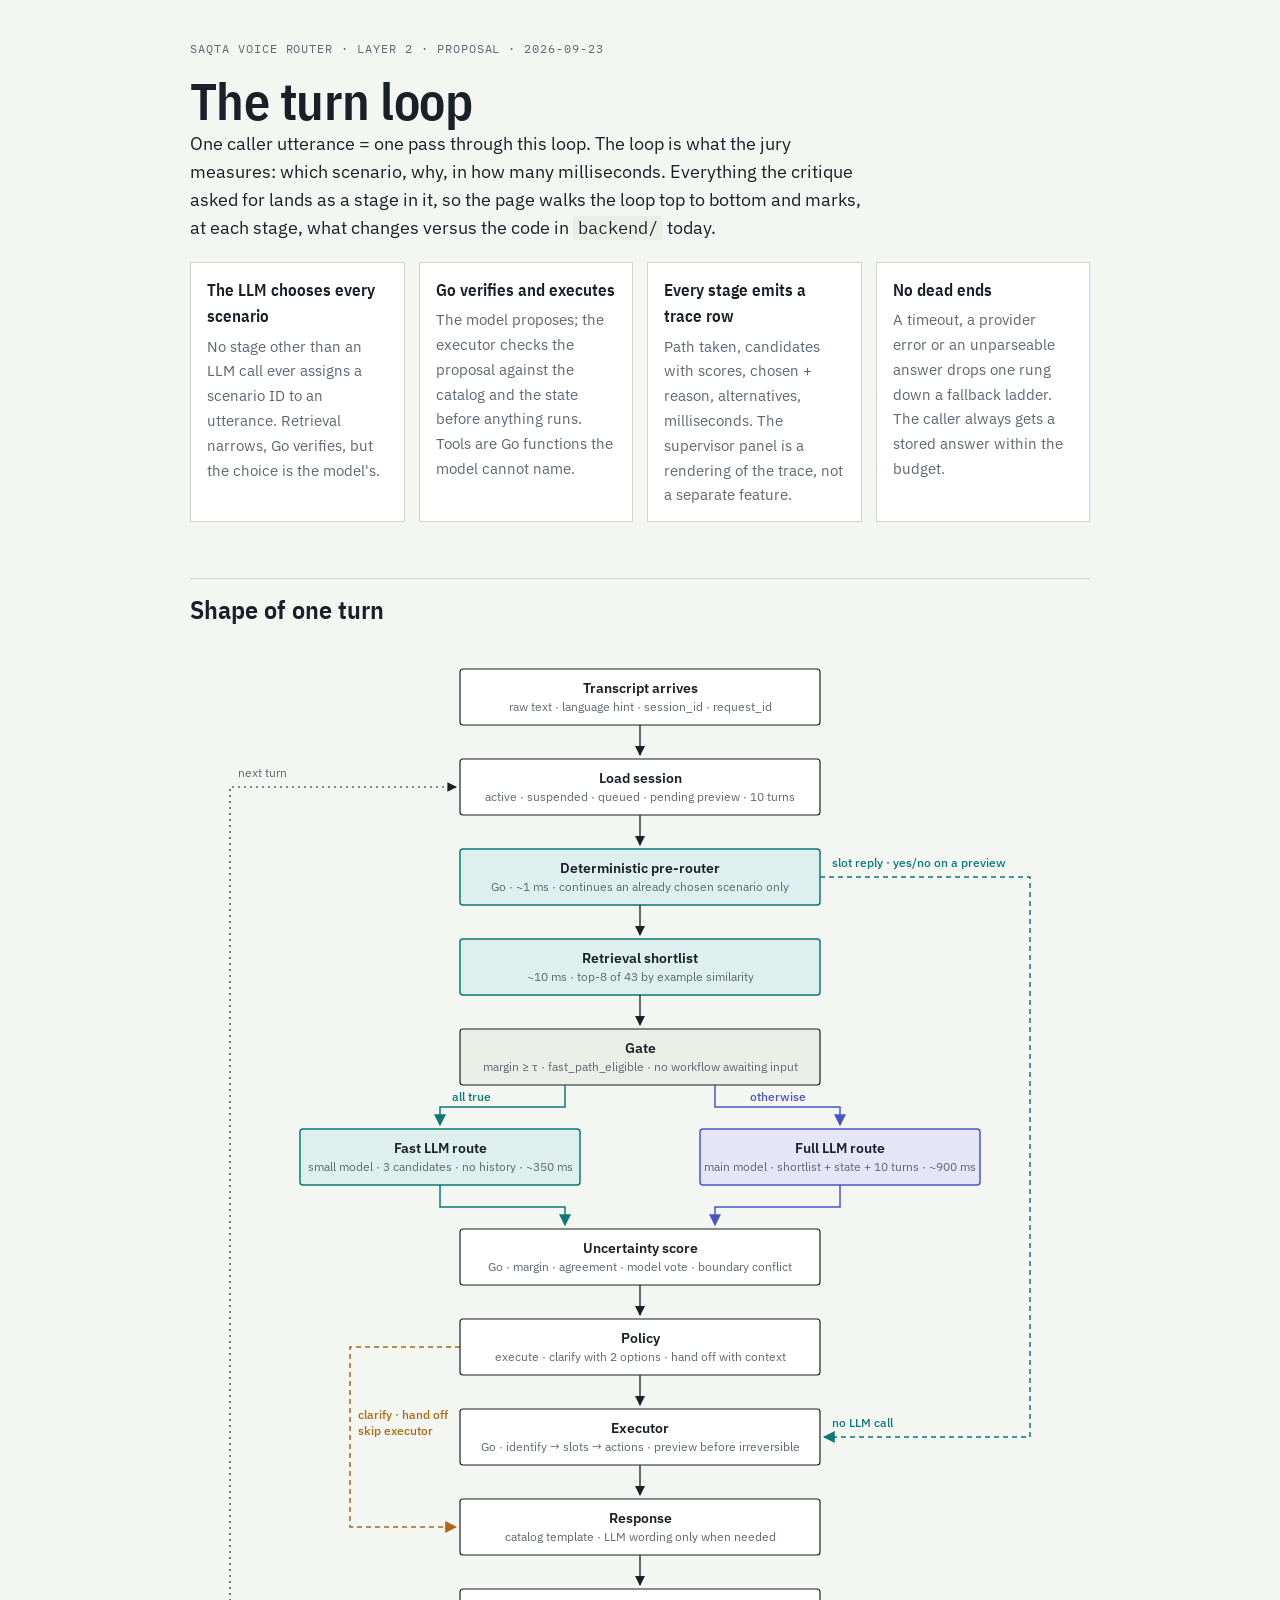
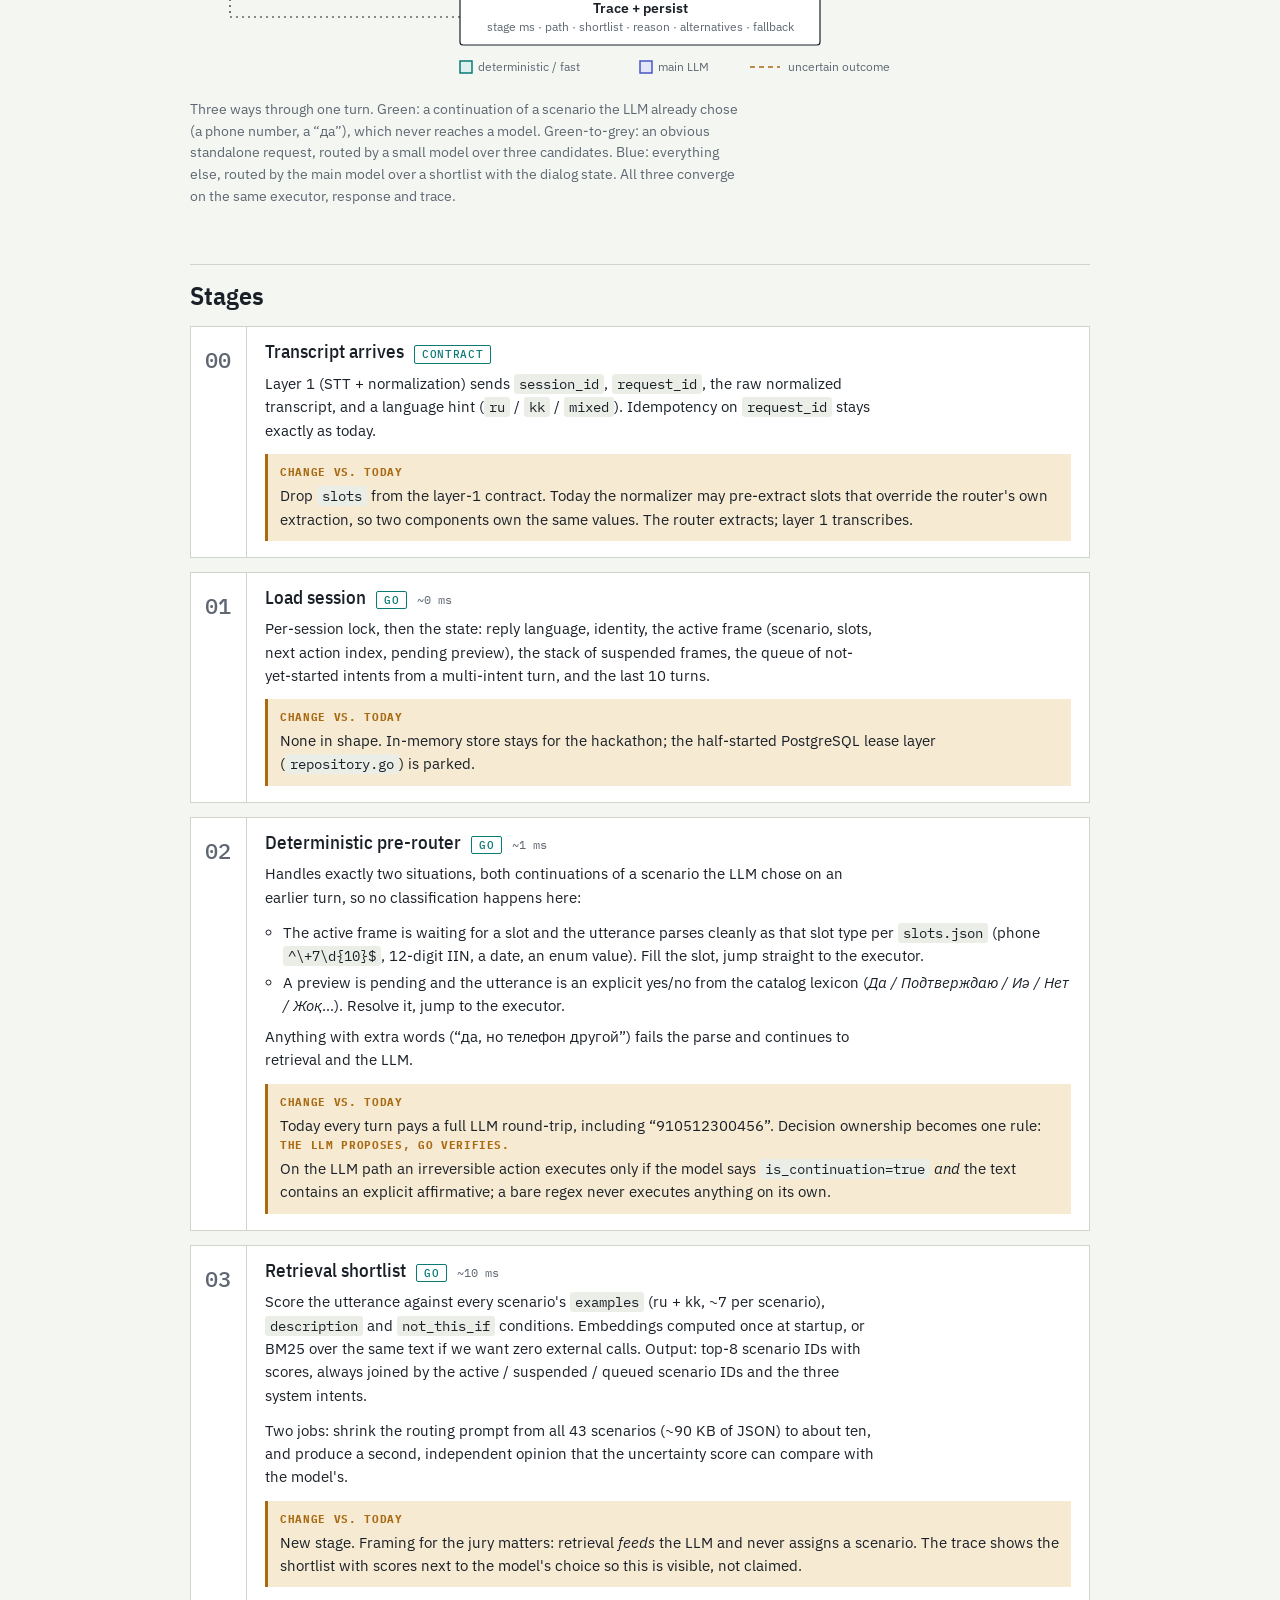
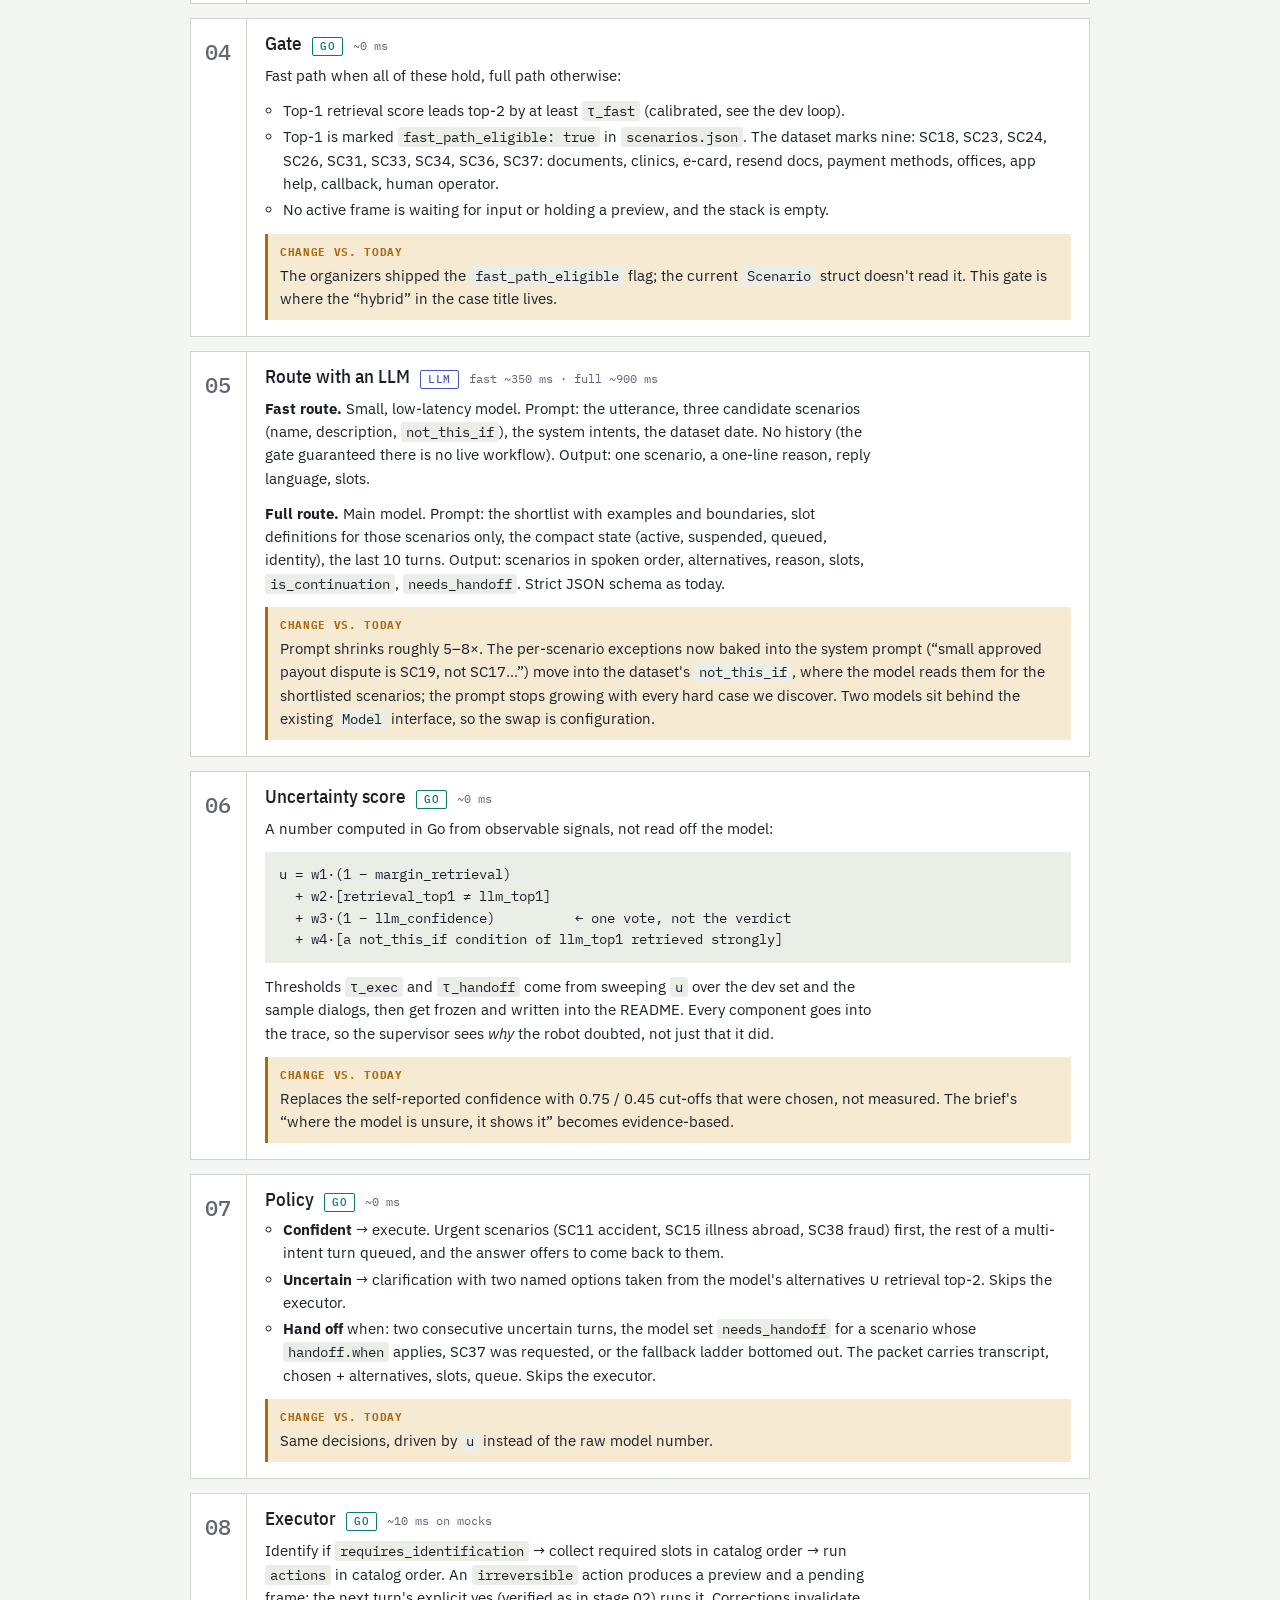
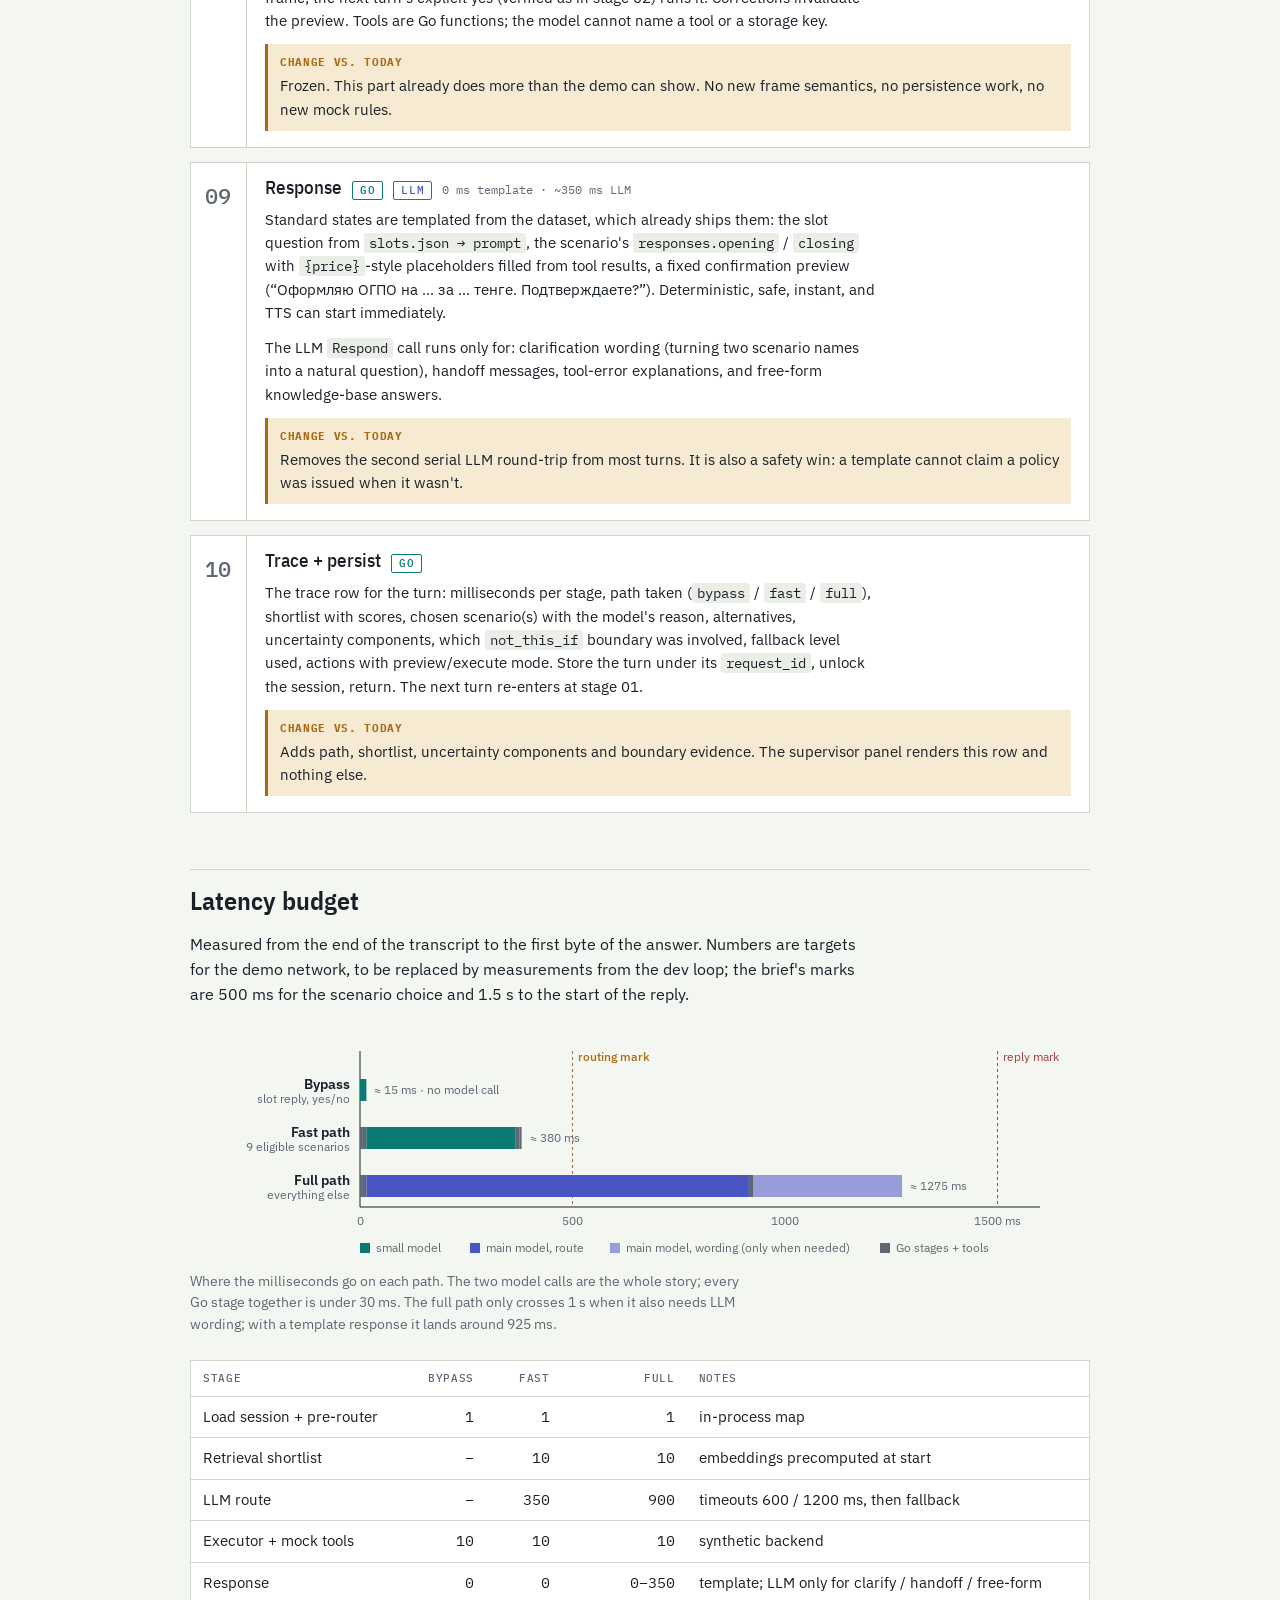
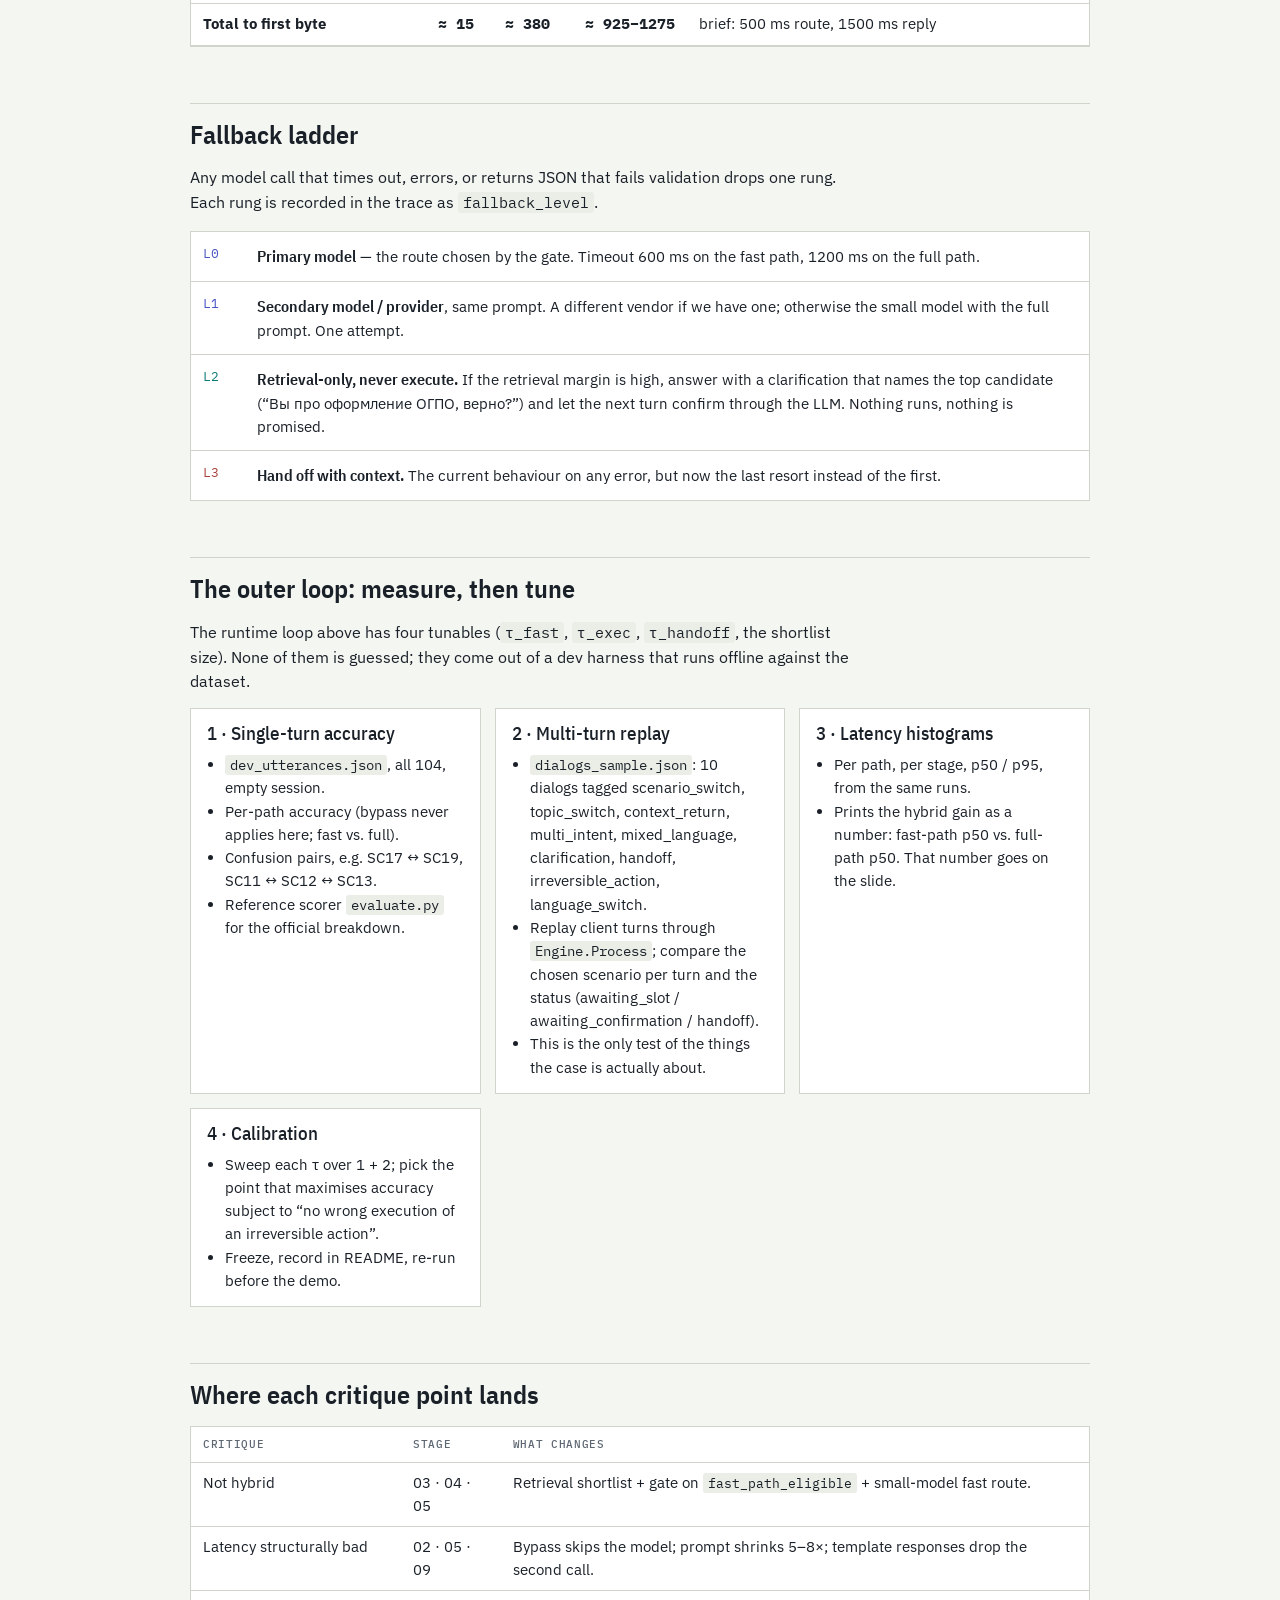
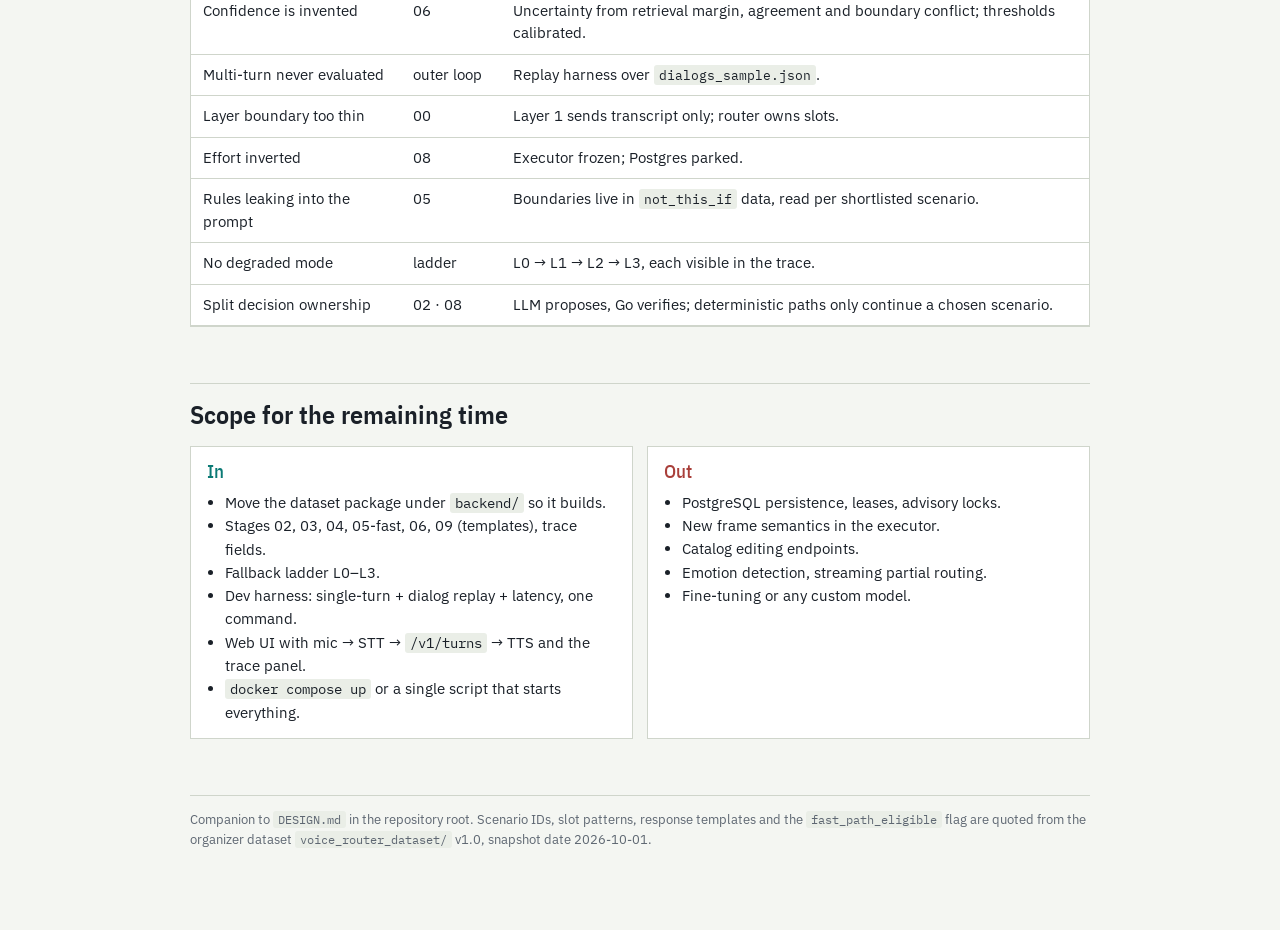
<file: docs/agentic-loop.html>
<!doctype html>
<html lang="en">
<head>
<meta charset="utf-8">
<meta name="viewport" content="width=device-width, initial-scale=1, viewport-fit=cover">
<title>Voice Router Turn Loop</title>
<link rel="stylesheet" href="https://fonts.googleapis.com/css2?family=IBM+Plex+Sans+Condensed:wght@500;600&family=IBM+Plex+Sans:ital,wght@0,400;0,500;0,600;1,400&family=IBM+Plex+Mono:wght@400;500&display=swap">
<style>
:root {
  color-scheme: light;
  --ground: #F4F6F2;
  --surface: #FFFFFF;
  --surface-2: #EAEEE7;
  --ink: #1A2028;
  --muted: #5E6772;
  --line: #CFD5CB;
  --fast: #0B7A75;
  --fast-tint: #DDF0EE;
  --llm: #4A55C4;
  --llm-tint: #E4E6F8;
  --warn: #A86A12;
  --warn-tint: #F6EAD3;
  --crit: #A93F3A;
  --crit-tint: #F5DFDD;
  --font-display: "IBM Plex Sans Condensed", "Arial Narrow", "Helvetica Neue", Arial, sans-serif;
  --font-body: "IBM Plex Sans", "Helvetica Neue", Arial, sans-serif;
  --font-mono: "IBM Plex Mono", "SFMono-Regular", Menlo, Consolas, monospace;
}
@media (prefers-color-scheme: dark) {
  :root:not([data-theme="light"]) {
    color-scheme: dark;
    --ground: #0F1418; --surface: #171D23; --surface-2: #1F262E;
    --ink: #E4E8EC; --muted: #98A2AC; --line: #2C353E;
    --fast: #45B7AF; --fast-tint: #123634; --llm: #8F99F2; --llm-tint: #23284A;
    --warn: #D99A3E; --warn-tint: #3A2C12; --crit: #E06B64; --crit-tint: #3F1E1C;
  }
}
:root[data-theme="dark"] {
  color-scheme: dark;
  --ground: #0F1418; --surface: #171D23; --surface-2: #1F262E;
  --ink: #E4E8EC; --muted: #98A2AC; --line: #2C353E;
  --fast: #45B7AF; --fast-tint: #123634; --llm: #8F99F2; --llm-tint: #23284A;
  --warn: #D99A3E; --warn-tint: #3A2C12; --crit: #E06B64; --crit-tint: #3F1E1C;
}
* { box-sizing: border-box; }
html, body { margin: 0; }
body {
  background: var(--ground);
  color: var(--ink);
  font-family: var(--font-body);
  font-size: 16px;
  line-height: 1.55;
  padding-block: 40px 80px;
  padding-inline: 16px;
}
main { max-width: 900px; margin-inline: auto; }
h1, h2, h3 { font-family: var(--font-display); font-weight: 600; line-height: 1.15; text-wrap: balance; margin: 0; }
h1 { font-size: clamp(34px, 6vw, 52px); letter-spacing: -0.01em; }
h2 { font-size: 26px; margin-block: 56px 16px; padding-top: 16px; border-top: 1px solid var(--line); }
h3 { font-size: 19px; font-weight: 500; }
p { margin: 0 0 12px; max-width: 68ch; }
.eyebrow { font-family: var(--font-mono); font-size: 12px; letter-spacing: 0.08em; text-transform: uppercase; color: var(--muted); margin-bottom: 12px; }
.lead { font-size: 18px; color: var(--ink); max-width: 62ch; }
code, .mono { font-family: var(--font-mono); font-size: 0.92em; }
code { background: var(--surface-2); padding: 1px 5px; border-radius: 3px; }
a { color: var(--llm); }

.principles { display: grid; grid-template-columns: repeat(auto-fit, minmax(200px, 1fr)); gap: 14px; margin-top: 20px; }
.principle { background: var(--surface); border: 1px solid var(--line); padding: 14px 16px; }
.principle b { display: block; font-family: var(--font-display); font-size: 17px; font-weight: 600; margin-bottom: 4px; }
.principle span { color: var(--muted); font-size: 14.5px; }

figure { margin: 24px 0; }
.scroll { overflow-x: auto; }
figure svg { display: block; max-width: 100%; height: auto; font-family: var(--font-body); }
figcaption { font-size: 14px; color: var(--muted); margin-top: 10px; max-width: 70ch; }
.box { fill: var(--surface); stroke: currentColor; stroke-width: 1.2; }
.box-fast { fill: var(--fast-tint); stroke: var(--fast); stroke-width: 1.5; }
.box-llm { fill: var(--llm-tint); stroke: var(--llm); stroke-width: 1.5; }
.box-gate { fill: var(--surface-2); stroke: currentColor; stroke-width: 1.2; }
.t { font-size: 14px; font-weight: 600; fill: currentColor; }
.s { font-size: 11.5px; fill: var(--muted); }
.lbl { font-size: 11.5px; fill: var(--muted); }
.lbl-fast { font-size: 11.5px; fill: var(--fast); font-weight: 500; }
.lbl-llm { font-size: 11.5px; fill: var(--llm); font-weight: 500; }
.lbl-warn { font-size: 11.5px; fill: var(--warn); font-weight: 500; }
.edge { stroke: currentColor; stroke-width: 1.3; fill: none; }
.edge-fast { stroke: var(--fast); stroke-width: 1.5; fill: none; }
.edge-llm { stroke: var(--llm); stroke-width: 1.5; fill: none; }
.edge-bypass { stroke: var(--fast); stroke-width: 1.5; fill: none; stroke-dasharray: 5 4; }
.edge-warn { stroke: var(--warn); stroke-width: 1.5; fill: none; stroke-dasharray: 5 4; }
.edge-loop { stroke: currentColor; stroke-width: 1.2; fill: none; stroke-dasharray: 2 4; }

.stages { list-style: none; margin: 0; padding: 0; counter-reset: stage -1; display: grid; gap: 14px; }
.stage { display: grid; grid-template-columns: 56px 1fr; background: var(--surface); border: 1px solid var(--line); }
.stage .n { font-family: var(--font-mono); font-size: 22px; font-weight: 500; color: var(--muted); padding: 16px 0 0 14px; border-right: 1px solid var(--line); }
.stage .n::before { counter-increment: stage; content: counter(stage, decimal-leading-zero); }
.stage .body { padding: 14px 18px 16px; min-width: 0; }
.stage h3 { display: flex; flex-wrap: wrap; align-items: baseline; gap: 10px; }
.stage .ms { font-family: var(--font-mono); font-size: 12px; color: var(--muted); font-weight: 400; }
.stage .who { font-family: var(--font-mono); font-size: 11px; letter-spacing: 0.06em; text-transform: uppercase; padding: 2px 7px; border: 1px solid; border-radius: 2px; font-weight: 500; }
.who-go { color: var(--fast); }
.who-llm { color: var(--llm); }
.stage p { margin-top: 8px; font-size: 15px; }
.stage ul { margin: 6px 0 0; padding-left: 18px; font-size: 15px; }
.stage li { margin-bottom: 3px; }
.change { margin-top: 12px; padding: 10px 12px; background: var(--warn-tint); border-left: 3px solid var(--warn); font-size: 14.5px; }
.change b { color: var(--warn); font-family: var(--font-mono); font-size: 11px; letter-spacing: 0.06em; text-transform: uppercase; display: block; margin-bottom: 3px; }
.change p { margin: 0; max-width: none; }
@media (max-width: 520px) {
  .stage { grid-template-columns: 1fr; }
  .stage .n { border-right: 0; border-bottom: 1px solid var(--line); padding: 8px 14px; font-size: 16px; }
}

table { width: 100%; border-collapse: collapse; font-size: 14.5px; background: var(--surface); }
th, td { text-align: left; padding: 9px 12px; border-bottom: 1px solid var(--line); vertical-align: top; }
th { font-family: var(--font-mono); font-size: 11px; letter-spacing: 0.06em; text-transform: uppercase; color: var(--muted); font-weight: 500; }
td.num, th.num { text-align: right; font-family: var(--font-mono); font-variant-numeric: tabular-nums; white-space: nowrap; }
.tablewrap { overflow-x: auto; border: 1px solid var(--line); }

.ladder { list-style: none; margin: 16px 0 0; padding: 0; display: grid; gap: 0; }
.ladder li { display: grid; grid-template-columns: 52px 1fr; border: 1px solid var(--line); border-top: 0; background: var(--surface); }
.ladder li:first-child { border-top: 1px solid var(--line); }
.ladder .lvl { font-family: var(--font-mono); font-size: 13px; padding: 12px 0 0 12px; color: var(--muted); }
.ladder .txt { padding: 12px 14px; font-size: 15px; }
.ladder .txt b { font-family: var(--font-display); font-weight: 600; font-size: 16px; }
.ladder li[data-level="0"] .lvl { color: var(--llm); }
.ladder li[data-level="1"] .lvl { color: var(--llm); }
.ladder li[data-level="2"] .lvl { color: var(--fast); }
.ladder li[data-level="3"] .lvl { color: var(--crit); }

.formula { font-family: var(--font-mono); font-size: 14px; background: var(--surface-2); padding: 12px 14px; overflow-x: auto; margin: 12px 0; white-space: pre; }
.two { display: grid; grid-template-columns: repeat(auto-fit, minmax(260px, 1fr)); gap: 14px; margin-top: 14px; }
.card { background: var(--surface); border: 1px solid var(--line); padding: 14px 16px; }
.card h3 { margin-bottom: 8px; }
.card ul { margin: 0; padding-left: 18px; font-size: 15px; }
.card.out h3 { color: var(--crit); }
.card.in h3 { color: var(--fast); }
.footer { margin-top: 56px; padding-top: 14px; border-top: 1px solid var(--line); font-size: 13px; color: var(--muted); }
@media (prefers-reduced-motion: reduce) { * { animation: none !important; transition: none !important; } }
:focus-visible { outline: 2px solid var(--llm); outline-offset: 2px; }
</style>
</head>
<body>
<main>
  <div class="eyebrow">Saqta Voice Router · layer 2 · proposal · 2026-09-23</div>
  <h1>The turn loop</h1>
  <p class="lead">One caller utterance = one pass through this loop. The loop is what the jury measures: which scenario, why, in how many milliseconds. Everything the critique asked for lands as a stage in it, so the page walks the loop top to bottom and marks, at each stage, what changes versus the code in <code>backend/</code> today.</p>

  <div class="principles">
    <div class="principle"><b>The LLM chooses every scenario</b><span>No stage other than an LLM call ever assigns a scenario ID to an utterance. Retrieval narrows, Go verifies, but the choice is the model's.</span></div>
    <div class="principle"><b>Go verifies and executes</b><span>The model proposes; the executor checks the proposal against the catalog and the state before anything runs. Tools are Go functions the model cannot name.</span></div>
    <div class="principle"><b>Every stage emits a trace row</b><span>Path taken, candidates with scores, chosen + reason, alternatives, milliseconds. The supervisor panel is a rendering of the trace, not a separate feature.</span></div>
    <div class="principle"><b>No dead ends</b><span>A timeout, a provider error or an unparseable answer drops one rung down a fallback ladder. The caller always gets a stored answer within the budget.</span></div>
  </div>

  <h2>Shape of one turn</h2>
  <figure>
    <div class="scroll">
    <svg viewBox="0 0 900 1040" role="img" aria-label="Vertical flow of one turn: transcript, session load, deterministic pre-router, retrieval shortlist, gate, then either a fast LLM route or a full LLM route, merged into an uncertainty score, policy, executor, response, trace, and a loop back to the next turn. Dashed bypasses skip the LLM for slot replies and skip the executor for clarification or handoff.">
      <defs>
        <marker id="ah" viewBox="0 0 10 10" refX="9" refY="5" markerWidth="8" markerHeight="8" orient="auto-start-reverse"><path d="M0,0 L10,5 L0,10 z" fill="currentColor"/></marker>
        <marker id="ah-fast" viewBox="0 0 10 10" refX="9" refY="5" markerWidth="8" markerHeight="8" orient="auto-start-reverse"><path d="M0,0 L10,5 L0,10 z" fill="var(--fast)"/></marker>
        <marker id="ah-llm" viewBox="0 0 10 10" refX="9" refY="5" markerWidth="8" markerHeight="8" orient="auto-start-reverse"><path d="M0,0 L10,5 L0,10 z" fill="var(--llm)"/></marker>
        <marker id="ah-warn" viewBox="0 0 10 10" refX="9" refY="5" markerWidth="8" markerHeight="8" orient="auto-start-reverse"><path d="M0,0 L10,5 L0,10 z" fill="var(--warn)"/></marker>
      </defs>

      <!-- loop back edge -->
      <polyline class="edge-loop" points="270,968 40,968 40,138 266,138" marker-end="url(#ah)"/>
      <text class="lbl" x="48" y="128">next turn</text>

      <!-- bypass: pre-router → executor -->
      <polyline class="edge-bypass" points="630,228 840,228 840,788 634,788" marker-end="url(#ah-fast)"/>
      <text class="lbl-fast" x="642" y="218">slot reply · yes/no on a preview</text>
      <text class="lbl-fast" x="642" y="778">no LLM call</text>

      <!-- bypass: policy → response -->
      <polyline class="edge-warn" points="270,698 160,698 160,878 266,878" marker-end="url(#ah-warn)"/>
      <text class="lbl-warn" x="168" y="770">clarify · hand off</text>
      <text class="lbl-warn" x="168" y="786">skip executor</text>

      <!-- main column boxes -->
      <rect class="box" x="270" y="20" width="360" height="56" rx="3"/>
      <text class="t" x="450" y="44" text-anchor="middle">Transcript arrives</text>
      <text class="s" x="450" y="62" text-anchor="middle">raw text · language hint · session_id · request_id</text>

      <line class="edge" x1="450" y1="76" x2="450" y2="106" marker-end="url(#ah)"/>
      <rect class="box" x="270" y="110" width="360" height="56" rx="3"/>
      <text class="t" x="450" y="134" text-anchor="middle">Load session</text>
      <text class="s" x="450" y="152" text-anchor="middle">active · suspended · queued · pending preview · 10 turns</text>

      <line class="edge" x1="450" y1="166" x2="450" y2="196" marker-end="url(#ah)"/>
      <rect class="box-fast" x="270" y="200" width="360" height="56" rx="3"/>
      <text class="t" x="450" y="224" text-anchor="middle">Deterministic pre-router</text>
      <text class="s" x="450" y="242" text-anchor="middle">Go · ~1 ms · continues an already chosen scenario only</text>

      <line class="edge" x1="450" y1="256" x2="450" y2="286" marker-end="url(#ah)"/>
      <rect class="box-fast" x="270" y="290" width="360" height="56" rx="3"/>
      <text class="t" x="450" y="314" text-anchor="middle">Retrieval shortlist</text>
      <text class="s" x="450" y="332" text-anchor="middle">~10 ms · top-8 of 43 by example similarity</text>

      <line class="edge" x1="450" y1="346" x2="450" y2="376" marker-end="url(#ah)"/>
      <rect class="box-gate" x="270" y="380" width="360" height="56" rx="3"/>
      <text class="t" x="450" y="404" text-anchor="middle">Gate</text>
      <text class="s" x="450" y="422" text-anchor="middle">margin ≥ τ · fast_path_eligible · no workflow awaiting input</text>

      <!-- branch -->
      <polyline class="edge-fast" points="375,436 375,458 250,458 250,476" marker-end="url(#ah-fast)"/>
      <text class="lbl-fast" x="262" y="452">all true</text>
      <polyline class="edge-llm" points="525,436 525,458 650,458 650,476" marker-end="url(#ah-llm)"/>
      <text class="lbl-llm" x="560" y="452">otherwise</text>

      <rect class="box-fast" x="110" y="480" width="280" height="56" rx="3"/>
      <text class="t" x="250" y="504" text-anchor="middle">Fast LLM route</text>
      <text class="s" x="250" y="522" text-anchor="middle">small model · 3 candidates · no history · ~350 ms</text>

      <rect class="box-llm" x="510" y="480" width="280" height="56" rx="3"/>
      <text class="t" x="650" y="504" text-anchor="middle">Full LLM route</text>
      <text class="s" x="650" y="522" text-anchor="middle">main model · shortlist + state + 10 turns · ~900 ms</text>

      <!-- merge -->
      <polyline class="edge-fast" points="250,536 250,558 375,558 375,576" marker-end="url(#ah-fast)"/>
      <polyline class="edge-llm" points="650,536 650,558 525,558 525,576" marker-end="url(#ah-llm)"/>

      <rect class="box" x="270" y="580" width="360" height="56" rx="3"/>
      <text class="t" x="450" y="604" text-anchor="middle">Uncertainty score</text>
      <text class="s" x="450" y="622" text-anchor="middle">Go · margin · agreement · model vote · boundary conflict</text>

      <line class="edge" x1="450" y1="636" x2="450" y2="666" marker-end="url(#ah)"/>
      <rect class="box" x="270" y="670" width="360" height="56" rx="3"/>
      <text class="t" x="450" y="694" text-anchor="middle">Policy</text>
      <text class="s" x="450" y="712" text-anchor="middle">execute · clarify with 2 options · hand off with context</text>

      <line class="edge" x1="450" y1="726" x2="450" y2="756" marker-end="url(#ah)"/>
      <rect class="box" x="270" y="760" width="360" height="56" rx="3"/>
      <text class="t" x="450" y="784" text-anchor="middle">Executor</text>
      <text class="s" x="450" y="802" text-anchor="middle">Go · identify → slots → actions · preview before irreversible</text>

      <line class="edge" x1="450" y1="816" x2="450" y2="846" marker-end="url(#ah)"/>
      <rect class="box" x="270" y="850" width="360" height="56" rx="3"/>
      <text class="t" x="450" y="874" text-anchor="middle">Response</text>
      <text class="s" x="450" y="892" text-anchor="middle">catalog template · LLM wording only when needed</text>

      <line class="edge" x1="450" y1="906" x2="450" y2="936" marker-end="url(#ah)"/>
      <rect class="box" x="270" y="940" width="360" height="56" rx="3"/>
      <text class="t" x="450" y="964" text-anchor="middle">Trace + persist</text>
      <text class="s" x="450" y="982" text-anchor="middle">stage ms · path · shortlist · reason · alternatives · fallback</text>

      <!-- legend -->
      <rect x="270" y="1012" width="12" height="12" class="box-fast"/><text class="lbl" x="288" y="1022">deterministic / fast</text>
      <rect x="450" y="1012" width="12" height="12" class="box-llm"/><text class="lbl" x="468" y="1022">main LLM</text>
      <line x1="560" y1="1018" x2="590" y2="1018" class="edge-warn"/><text class="lbl" x="598" y="1022">uncertain outcome</text>
    </svg>
    </div>
    <figcaption>Three ways through one turn. Green: a continuation of a scenario the LLM already chose (a phone number, a “да”), which never reaches a model. Green-to-grey: an obvious standalone request, routed by a small model over three candidates. Blue: everything else, routed by the main model over a shortlist with the dialog state. All three converge on the same executor, response and trace.</figcaption>
  </figure>

  <h2>Stages</h2>
  <ol class="stages">

    <li class="stage"><div class="n"></div><div class="body">
      <h3>Transcript arrives <span class="who who-go">contract</span></h3>
      <p>Layer 1 (STT + normalization) sends <code>session_id</code>, <code>request_id</code>, the raw normalized transcript, and a language hint (<code>ru</code> / <code>kk</code> / <code>mixed</code>). Idempotency on <code>request_id</code> stays exactly as today.</p>
      <div class="change"><b>Change vs. today</b><p>Drop <code>slots</code> from the layer-1 contract. Today the normalizer may pre-extract slots that override the router's own extraction, so two components own the same values. The router extracts; layer 1 transcribes.</p></div>
    </div></li>

    <li class="stage"><div class="n"></div><div class="body">
      <h3>Load session <span class="who who-go">go</span> <span class="ms">~0 ms</span></h3>
      <p>Per-session lock, then the state: reply language, identity, the active frame (scenario, slots, next action index, pending preview), the stack of suspended frames, the queue of not-yet-started intents from a multi-intent turn, and the last 10 turns.</p>
      <div class="change"><b>Change vs. today</b><p>None in shape. In-memory store stays for the hackathon; the half-started PostgreSQL lease layer (<code>repository.go</code>) is parked.</p></div>
    </div></li>

    <li class="stage"><div class="n"></div><div class="body">
      <h3>Deterministic pre-router <span class="who who-go">go</span> <span class="ms">~1 ms</span></h3>
      <p>Handles exactly two situations, both continuations of a scenario the LLM chose on an earlier turn, so no classification happens here:</p>
      <ul>
        <li>The active frame is waiting for a slot and the utterance parses cleanly as that slot type per <code>slots.json</code> (phone <code>^\+7\d{10}$</code>, 12-digit IIN, a date, an enum value). Fill the slot, jump straight to the executor.</li>
        <li>A preview is pending and the utterance is an explicit yes/no from the catalog lexicon (<i>Да / Подтверждаю / Иә / Нет / Жоқ</i>…). Resolve it, jump to the executor.</li>
      </ul>
      <p>Anything with extra words (“да, но телефон другой”) fails the parse and continues to retrieval and the LLM.</p>
      <div class="change"><b>Change vs. today</b><p>Today every turn pays a full LLM round-trip, including “910512300456”. Decision ownership becomes one rule: <b>the LLM proposes, Go verifies.</b> On the LLM path an irreversible action executes only if the model says <code>is_continuation=true</code> <i>and</i> the text contains an explicit affirmative; a bare regex never executes anything on its own.</p></div>
    </div></li>

    <li class="stage"><div class="n"></div><div class="body">
      <h3>Retrieval shortlist <span class="who who-go">go</span> <span class="ms">~10 ms</span></h3>
      <p>Score the utterance against every scenario's <code>examples</code> (ru + kk, ~7 per scenario), <code>description</code> and <code>not_this_if</code> conditions. Embeddings computed once at startup, or BM25 over the same text if we want zero external calls. Output: top-8 scenario IDs with scores, always joined by the active / suspended / queued scenario IDs and the three system intents.</p>
      <p>Two jobs: shrink the routing prompt from all 43 scenarios (~90 KB of JSON) to about ten, and produce a second, independent opinion that the uncertainty score can compare with the model's.</p>
      <div class="change"><b>Change vs. today</b><p>New stage. Framing for the jury matters: retrieval <i>feeds</i> the LLM and never assigns a scenario. The trace shows the shortlist with scores next to the model's choice so this is visible, not claimed.</p></div>
    </div></li>

    <li class="stage"><div class="n"></div><div class="body">
      <h3>Gate <span class="who who-go">go</span> <span class="ms">~0 ms</span></h3>
      <p>Fast path when all of these hold, full path otherwise:</p>
      <ul>
        <li>Top-1 retrieval score leads top-2 by at least <code>τ_fast</code> (calibrated, see the dev loop).</li>
        <li>Top-1 is marked <code>fast_path_eligible: true</code> in <code>scenarios.json</code>. The dataset marks nine: SC18, SC23, SC24, SC26, SC31, SC33, SC34, SC36, SC37: documents, clinics, e-card, resend docs, payment methods, offices, app help, callback, human operator.</li>
        <li>No active frame is waiting for input or holding a preview, and the stack is empty.</li>
      </ul>
      <div class="change"><b>Change vs. today</b><p>The organizers shipped the <code>fast_path_eligible</code> flag; the current <code>Scenario</code> struct doesn't read it. This gate is where the “hybrid” in the case title lives.</p></div>
    </div></li>

    <li class="stage"><div class="n"></div><div class="body">
      <h3>Route with an LLM <span class="who who-llm">llm</span> <span class="ms">fast ~350 ms · full ~900 ms</span></h3>
      <p><b>Fast route.</b> Small, low-latency model. Prompt: the utterance, three candidate scenarios (name, description, <code>not_this_if</code>), the system intents, the dataset date. No history (the gate guaranteed there is no live workflow). Output: one scenario, a one-line reason, reply language, slots.</p>
      <p><b>Full route.</b> Main model. Prompt: the shortlist with examples and boundaries, slot definitions for those scenarios only, the compact state (active, suspended, queued, identity), the last 10 turns. Output: scenarios in spoken order, alternatives, reason, slots, <code>is_continuation</code>, <code>needs_handoff</code>. Strict JSON schema as today.</p>
      <div class="change"><b>Change vs. today</b><p>Prompt shrinks roughly 5–8×. The per-scenario exceptions now baked into the system prompt (“small approved payout dispute is SC19, not SC17…”) move into the dataset's <code>not_this_if</code>, where the model reads them for the shortlisted scenarios; the prompt stops growing with every hard case we discover. Two models sit behind the existing <code>Model</code> interface, so the swap is configuration.</p></div>
    </div></li>

    <li class="stage"><div class="n"></div><div class="body">
      <h3>Uncertainty score <span class="who who-go">go</span> <span class="ms">~0 ms</span></h3>
      <p>A number computed in Go from observable signals, not read off the model:</p>
      <div class="formula">u = w1·(1 − margin_retrieval)
  + w2·[retrieval_top1 ≠ llm_top1]
  + w3·(1 − llm_confidence)          ← one vote, not the verdict
  + w4·[a not_this_if condition of llm_top1 retrieved strongly]</div>
      <p>Thresholds <code>τ_exec</code> and <code>τ_handoff</code> come from sweeping <code>u</code> over the dev set and the sample dialogs, then get frozen and written into the README. Every component goes into the trace, so the supervisor sees <i>why</i> the robot doubted, not just that it did.</p>
      <div class="change"><b>Change vs. today</b><p>Replaces the self-reported confidence with 0.75 / 0.45 cut-offs that were chosen, not measured. The brief's “where the model is unsure, it shows it” becomes evidence-based.</p></div>
    </div></li>

    <li class="stage"><div class="n"></div><div class="body">
      <h3>Policy <span class="who who-go">go</span> <span class="ms">~0 ms</span></h3>
      <ul>
        <li><b>Confident</b> → execute. Urgent scenarios (SC11 accident, SC15 illness abroad, SC38 fraud) first, the rest of a multi-intent turn queued, and the answer offers to come back to them.</li>
        <li><b>Uncertain</b> → clarification with two named options taken from the model's alternatives ∪ retrieval top-2. Skips the executor.</li>
        <li><b>Hand off</b> when: two consecutive uncertain turns, the model set <code>needs_handoff</code> for a scenario whose <code>handoff.when</code> applies, SC37 was requested, or the fallback ladder bottomed out. The packet carries transcript, chosen + alternatives, slots, queue. Skips the executor.</li>
      </ul>
      <div class="change"><b>Change vs. today</b><p>Same decisions, driven by <code>u</code> instead of the raw model number.</p></div>
    </div></li>

    <li class="stage"><div class="n"></div><div class="body">
      <h3>Executor <span class="who who-go">go</span> <span class="ms">~10 ms on mocks</span></h3>
      <p>Identify if <code>requires_identification</code> → collect required slots in catalog order → run <code>actions</code> in catalog order. An <code>irreversible</code> action produces a preview and a pending frame; the next turn's explicit yes (verified as in stage 02) runs it. Corrections invalidate the preview. Tools are Go functions; the model cannot name a tool or a storage key.</p>
      <div class="change"><b>Change vs. today</b><p>Frozen. This part already does more than the demo can show. No new frame semantics, no persistence work, no new mock rules.</p></div>
    </div></li>

    <li class="stage"><div class="n"></div><div class="body">
      <h3>Response <span class="who who-go">go</span> <span class="who who-llm">llm</span> <span class="ms">0 ms template · ~350 ms LLM</span></h3>
      <p>Standard states are templated from the dataset, which already ships them: the slot question from <code>slots.json → prompt</code>, the scenario's <code>responses.opening</code> / <code>closing</code> with <code>{price}</code>-style placeholders filled from tool results, a fixed confirmation preview (“Оформляю ОГПО на … за … тенге. Подтверждаете?”). Deterministic, safe, instant, and TTS can start immediately.</p>
      <p>The LLM <code>Respond</code> call runs only for: clarification wording (turning two scenario names into a natural question), handoff messages, tool-error explanations, and free-form knowledge-base answers.</p>
      <div class="change"><b>Change vs. today</b><p>Removes the second serial LLM round-trip from most turns. It is also a safety win: a template cannot claim a policy was issued when it wasn't.</p></div>
    </div></li>

    <li class="stage"><div class="n"></div><div class="body">
      <h3>Trace + persist <span class="who who-go">go</span></h3>
      <p>The trace row for the turn: milliseconds per stage, path taken (<code>bypass</code> / <code>fast</code> / <code>full</code>), shortlist with scores, chosen scenario(s) with the model's reason, alternatives, uncertainty components, which <code>not_this_if</code> boundary was involved, fallback level used, actions with preview/execute mode. Store the turn under its <code>request_id</code>, unlock the session, return. The next turn re-enters at stage 01.</p>
      <div class="change"><b>Change vs. today</b><p>Adds path, shortlist, uncertainty components and boundary evidence. The supervisor panel renders this row and nothing else.</p></div>
    </div></li>
  </ol>

  <h2>Latency budget</h2>
  <p>Measured from the end of the transcript to the first byte of the answer. Numbers are targets for the demo network, to be replaced by measurements from the dev loop; the brief's marks are 500 ms for the scenario choice and 1.5 s to the start of the reply.</p>
  <figure>
    <div class="scroll">
    <svg viewBox="0 0 900 230" role="img" aria-label="Three stacked horizontal bars showing time budget per path against a 0 to 1600 millisecond scale: bypass about 15 ms, fast path about 380 ms under the 500 ms mark, full path about 1275 ms under the 1500 ms mark.">
      <!-- scale: 0..1600 ms → x 170..850 (0.425 px/ms) -->
      <line x1="170" y1="20" x2="170" y2="176" stroke="currentColor" stroke-width="1"/>
      <line x1="170" y1="176" x2="850" y2="176" stroke="currentColor" stroke-width="1"/>
      <g class="lbl" text-anchor="middle">
        <text x="170" y="194">0</text>
        <text x="382.5" y="194">500</text>
        <text x="595" y="194">1000</text>
        <text x="807.5" y="194">1500 ms</text>
      </g>
      <line x1="382.5" y1="20" x2="382.5" y2="176" stroke="var(--warn)" stroke-width="1" stroke-dasharray="3 3"/>
      <text class="lbl-warn" x="388" y="30">routing mark</text>
      <line x1="807.5" y1="20" x2="807.5" y2="176" stroke="var(--crit)" stroke-width="1" stroke-dasharray="3 3"/>
      <text class="lbl" x="813" y="30" style="fill:var(--crit)">reply mark</text>

      <!-- row 1: bypass ≈ 15 ms -->
      <text class="t" x="160" y="58" text-anchor="end">Bypass</text>
      <text class="s" x="160" y="72" text-anchor="end">slot reply, yes/no</text>
      <rect x="170" y="48" width="6.4" height="22" fill="var(--fast)"/>
      <text class="lbl" x="184" y="63">≈ 15 ms · no model call</text>

      <!-- row 2: fast ≈ 380 ms: pre 5, retr 10, llm 350, tools 10, template 5 -->
      <text class="t" x="160" y="106" text-anchor="end">Fast path</text>
      <text class="s" x="160" y="120" text-anchor="end">9 eligible scenarios</text>
      <rect x="170" y="96" width="2.1" height="22" fill="var(--muted)"/>
      <rect x="172.1" y="96" width="4.3" height="22" fill="var(--muted)"/>
      <rect x="176.4" y="96" width="148.8" height="22" fill="var(--fast)"/>
      <rect x="325.2" y="96" width="4.3" height="22" fill="var(--muted)"/>
      <rect x="329.5" y="96" width="2.1" height="22" fill="var(--muted)"/>
      <text class="lbl" x="340" y="111">≈ 380 ms</text>

      <!-- row 3: full ≈ 1275: pre 5, retr 10, llm 900, tools 10, respond 350 -->
      <text class="t" x="160" y="154" text-anchor="end">Full path</text>
      <text class="s" x="160" y="168" text-anchor="end">everything else</text>
      <rect x="170" y="144" width="2.1" height="22" fill="var(--muted)"/>
      <rect x="172.1" y="144" width="4.3" height="22" fill="var(--muted)"/>
      <rect x="176.4" y="144" width="382.5" height="22" fill="var(--llm)"/>
      <rect x="558.9" y="144" width="4.3" height="22" fill="var(--muted)"/>
      <rect x="563.2" y="144" width="148.8" height="22" fill="var(--llm)" opacity="0.55"/>
      <text class="lbl" x="720" y="159">≈ 1275 ms</text>

      <!-- legend -->
      <rect x="170" y="212" width="10" height="10" fill="var(--fast)"/><text class="lbl" x="186" y="221">small model</text>
      <rect x="280" y="212" width="10" height="10" fill="var(--llm)"/><text class="lbl" x="296" y="221">main model, route</text>
      <rect x="420" y="212" width="10" height="10" fill="var(--llm)" opacity="0.55"/><text class="lbl" x="436" y="221">main model, wording (only when needed)</text>
      <rect x="690" y="212" width="10" height="10" fill="var(--muted)"/><text class="lbl" x="706" y="221">Go stages + tools</text>
    </svg>
    </div>
    <figcaption>Where the milliseconds go on each path. The two model calls are the whole story; every Go stage together is under 30 ms. The full path only crosses 1 s when it also needs LLM wording; with a template response it lands around 925 ms.</figcaption>
  </figure>
  <div class="tablewrap">
  <table>
    <thead><tr><th>Stage</th><th class="num">Bypass</th><th class="num">Fast</th><th class="num">Full</th><th>Notes</th></tr></thead>
    <tbody>
      <tr><td>Load session + pre-router</td><td class="num">1</td><td class="num">1</td><td class="num">1</td><td>in-process map</td></tr>
      <tr><td>Retrieval shortlist</td><td class="num">–</td><td class="num">10</td><td class="num">10</td><td>embeddings precomputed at start</td></tr>
      <tr><td>LLM route</td><td class="num">–</td><td class="num">350</td><td class="num">900</td><td>timeouts 600 / 1200 ms, then fallback</td></tr>
      <tr><td>Executor + mock tools</td><td class="num">10</td><td class="num">10</td><td class="num">10</td><td>synthetic backend</td></tr>
      <tr><td>Response</td><td class="num">0</td><td class="num">0</td><td class="num">0–350</td><td>template; LLM only for clarify / handoff / free-form</td></tr>
      <tr><td><b>Total to first byte</b></td><td class="num"><b>≈ 15</b></td><td class="num"><b>≈ 380</b></td><td class="num"><b>≈ 925–1275</b></td><td>brief: 500 ms route, 1500 ms reply</td></tr>
    </tbody>
  </table>
  </div>

  <h2>Fallback ladder</h2>
  <p>Any model call that times out, errors, or returns JSON that fails validation drops one rung. Each rung is recorded in the trace as <code>fallback_level</code>.</p>
  <ol class="ladder">
    <li data-level="0"><div class="lvl">L0</div><div class="txt"><b>Primary model</b> — the route chosen by the gate. Timeout 600 ms on the fast path, 1200 ms on the full path.</div></li>
    <li data-level="1"><div class="lvl">L1</div><div class="txt"><b>Secondary model / provider</b>, same prompt. A different vendor if we have one; otherwise the small model with the full prompt. One attempt.</div></li>
    <li data-level="2"><div class="lvl">L2</div><div class="txt"><b>Retrieval-only, never execute.</b> If the retrieval margin is high, answer with a clarification that names the top candidate (“Вы про оформление ОГПО, верно?”) and let the next turn confirm through the LLM. Nothing runs, nothing is promised.</div></li>
    <li data-level="3"><div class="lvl">L3</div><div class="txt"><b>Hand off with context.</b> The current behaviour on any error, but now the last resort instead of the first.</div></li>
  </ol>

  <h2>The outer loop: measure, then tune</h2>
  <p>The runtime loop above has four tunables (<code>τ_fast</code>, <code>τ_exec</code>, <code>τ_handoff</code>, the shortlist size). None of them is guessed; they come out of a dev harness that runs offline against the dataset.</p>
  <div class="two">
    <div class="card"><h3>1 · Single-turn accuracy</h3><ul>
      <li><code>dev_utterances.json</code>, all 104, empty session.</li>
      <li>Per-path accuracy (bypass never applies here; fast vs. full).</li>
      <li>Confusion pairs, e.g. SC17 ↔ SC19, SC11 ↔ SC12 ↔ SC13.</li>
      <li>Reference scorer <code>evaluate.py</code> for the official breakdown.</li>
    </ul></div>
    <div class="card"><h3>2 · Multi-turn replay</h3><ul>
      <li><code>dialogs_sample.json</code>: 10 dialogs tagged scenario_switch, topic_switch, context_return, multi_intent, mixed_language, clarification, handoff, irreversible_action, language_switch.</li>
      <li>Replay client turns through <code>Engine.Process</code>; compare the chosen scenario per turn and the status (awaiting_slot / awaiting_confirmation / handoff).</li>
      <li>This is the only test of the things the case is actually about.</li>
    </ul></div>
    <div class="card"><h3>3 · Latency histograms</h3><ul>
      <li>Per path, per stage, p50 / p95, from the same runs.</li>
      <li>Prints the hybrid gain as a number: fast-path p50 vs. full-path p50. That number goes on the slide.</li>
    </ul></div>
    <div class="card"><h3>4 · Calibration</h3><ul>
      <li>Sweep each τ over 1 + 2; pick the point that maximises accuracy subject to “no wrong execution of an irreversible action”.</li>
      <li>Freeze, record in README, re-run before the demo.</li>
    </ul></div>
  </div>

  <h2>Where each critique point lands</h2>
  <div class="tablewrap">
  <table>
    <thead><tr><th>Critique</th><th>Stage</th><th>What changes</th></tr></thead>
    <tbody>
      <tr><td>Not hybrid</td><td>03 · 04 · 05</td><td>Retrieval shortlist + gate on <code>fast_path_eligible</code> + small-model fast route.</td></tr>
      <tr><td>Latency structurally bad</td><td>02 · 05 · 09</td><td>Bypass skips the model; prompt shrinks 5–8×; template responses drop the second call.</td></tr>
      <tr><td>Confidence is invented</td><td>06</td><td>Uncertainty from retrieval margin, agreement and boundary conflict; thresholds calibrated.</td></tr>
      <tr><td>Multi-turn never evaluated</td><td>outer loop</td><td>Replay harness over <code>dialogs_sample.json</code>.</td></tr>
      <tr><td>Layer boundary too thin</td><td>00</td><td>Layer 1 sends transcript only; router owns slots.</td></tr>
      <tr><td>Effort inverted</td><td>08</td><td>Executor frozen; Postgres parked.</td></tr>
      <tr><td>Rules leaking into the prompt</td><td>05</td><td>Boundaries live in <code>not_this_if</code> data, read per shortlisted scenario.</td></tr>
      <tr><td>No degraded mode</td><td>ladder</td><td>L0 → L1 → L2 → L3, each visible in the trace.</td></tr>
      <tr><td>Split decision ownership</td><td>02 · 08</td><td>LLM proposes, Go verifies; deterministic paths only continue a chosen scenario.</td></tr>
    </tbody>
  </table>
  </div>

  <h2>Scope for the remaining time</h2>
  <div class="two">
    <div class="card in"><h3>In</h3><ul>
      <li>Move the dataset package under <code>backend/</code> so it builds.</li>
      <li>Stages 02, 03, 04, 05-fast, 06, 09 (templates), trace fields.</li>
      <li>Fallback ladder L0–L3.</li>
      <li>Dev harness: single-turn + dialog replay + latency, one command.</li>
      <li>Web UI with mic → STT → <code>/v1/turns</code> → TTS and the trace panel.</li>
      <li><code>docker compose up</code> or a single script that starts everything.</li>
    </ul></div>
    <div class="card out"><h3>Out</h3><ul>
      <li>PostgreSQL persistence, leases, advisory locks.</li>
      <li>New frame semantics in the executor.</li>
      <li>Catalog editing endpoints.</li>
      <li>Emotion detection, streaming partial routing.</li>
      <li>Fine-tuning or any custom model.</li>
    </ul></div>
  </div>

  <div class="footer">Companion to <code>DESIGN.md</code> in the repository root. Scenario IDs, slot patterns, response templates and the <code>fast_path_eligible</code> flag are quoted from the organizer dataset <code>voice_router_dataset/</code> v1.0, snapshot date 2026-10-01.</div>
</main>
</body>
</html>
</file>
